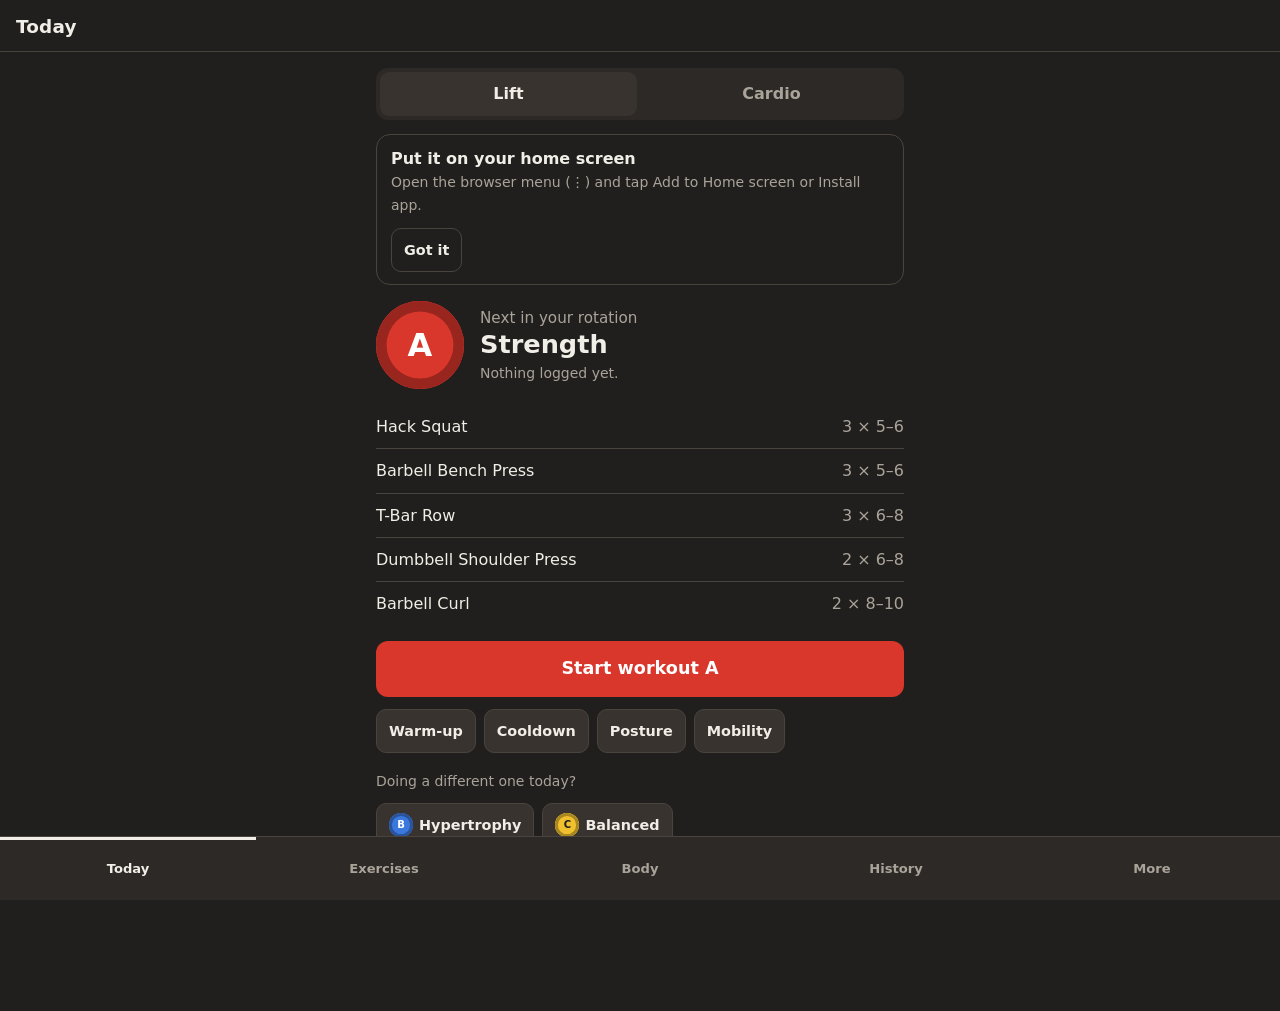
<file: index.html>
<!doctype html>
<html lang="en">
<head>
  <meta charset="utf-8">
  <meta name="viewport" content="width=device-width, initial-scale=1, viewport-fit=cover">
  <meta name="theme-color" content="#211f1d">
  <meta name="apple-mobile-web-app-capable" content="yes">
  <meta name="mobile-web-app-capable" content="yes">
  <meta name="apple-mobile-web-app-status-bar-style" content="black-translucent">
  <meta name="apple-mobile-web-app-title" content="Gym Log">
  <title>Gym Log</title>
  <link rel="manifest" href="manifest.webmanifest">
  <link rel="icon" type="image/png" href="icons/icon-192.png">
  <link rel="apple-touch-icon" href="icons/apple-touch-icon.png">
  <link rel="stylesheet" href="styles.css">
</head>
<body>
  <header class="topbar">
    <h1 id="title">Gym Log</h1>
  </header>

  <main id="view" tabindex="-1"></main>

  <div id="timer" class="timer" hidden aria-live="polite"></div>
  <div id="toast" class="toast" hidden role="status"></div>
  <dialog id="sheet" class="sheet" aria-label="Details"><div id="sheet-body"></div></dialog>

  <nav class="tabs" aria-label="Sections">
    <button type="button" data-tab="today">Today</button>
    <button type="button" data-tab="exercises">Exercises</button>
    <button type="button" data-tab="body">Body</button>
    <button type="button" data-tab="history">History</button>
    <button type="button" data-tab="more">More</button>
  </nav>

  <script src="data/exercises.js"></script>
  <script src="data/routines.js"></script>
  <script src="data/foods.js"></script>
  <script src="cardio.js"></script>
  <script src="app.js"></script>
</body>
</html>
</file>
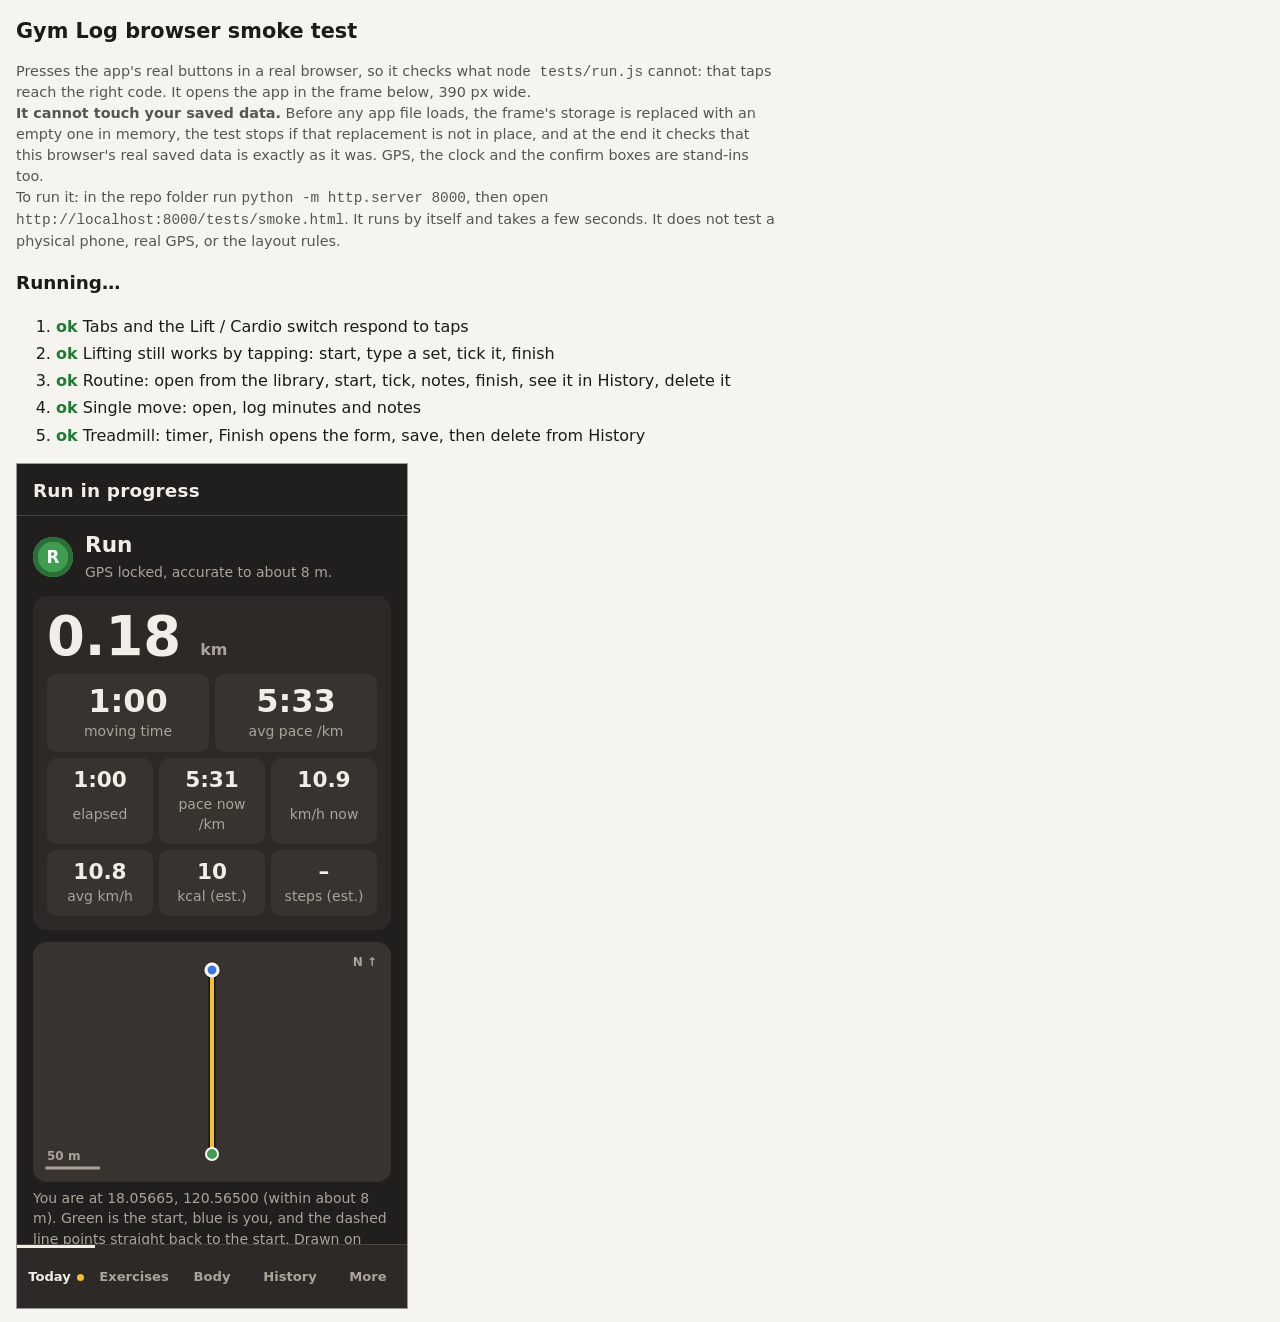
<file: tests/smoke.html>
<!DOCTYPE html>
<html lang="en">
<head>
<meta charset="utf-8">
<meta name="viewport" content="width=device-width, initial-scale=1">
<title>Gym Log browser smoke test</title>
<style>
  body { font: 16px/1.45 system-ui, sans-serif; margin: 16px; max-width: 760px; color: #1c1b19; background: #f6f4ef; }
  h1 { font-size: 1.3rem; margin: 0 0 8px; }
  li { margin: 4px 0; }
  .ok { color: #1f7a33; font-weight: 700; }
  .fail { color: #b3261e; font-weight: 700; }
  pre { white-space: pre-wrap; margin: 2px 0 8px; color: #b3261e; }
  #result { font-size: 1.15rem; font-weight: 700; }
  iframe { width: 390px; height: 844px; border: 1px solid #999; display: block; margin-top: 12px; }
  .note { color: #555; font-size: .9rem; }
</style>
</head>
<body>
<h1>Gym Log browser smoke test</h1>
<p class="note">
  Presses the app's real buttons in a real browser, so it checks what <code>node tests/run.js</code> cannot:
  that taps reach the right code. It opens the app in the frame below, 390 px wide.<br>
  <strong>It cannot touch your saved data.</strong> Before any app file loads, the frame's storage is replaced
  with an empty one in memory, the test stops if that replacement is not in place, and at the end it checks that
  this browser's real saved data is exactly as it was. GPS, the clock and the confirm boxes are stand-ins too.<br>
  To run it: in the repo folder run <code>python -m http.server 8000</code>, then open
  <code>http://localhost:8000/tests/smoke.html</code>. It runs by itself and takes a few seconds.
  It does not test a physical phone, real GPS, or the layout rules.
</p>
<p id="result">Running…</p>
<ol id="log"></ol>
<div id="stage"></div>

<script>
'use strict';
const ROOT = new URL('../', location.href).href;
const SCRIPTS = ['data/exercises.js', 'data/routines.js', 'data/foods.js', 'cardio.js', 'app.js'];
const KEY = 'gymlog.v1';

/* Runs inside the app's frame before any app file. Everything the app could use to reach
   the outside world, or this browser's real storage, is replaced here. */
const SETUP = `(() => {
  class FakeStorage {
    constructor() { this.map = new Map(); this.failPrefix = null; }
    get length() { return this.map.size; }
    key(i) { return [...this.map.keys()][i] ?? null; }
    getItem(k) { return this.map.has(k) ? this.map.get(k) : null; }
    setItem(k, v) { if (this.failPrefix !== null && String(k).startsWith(this.failPrefix)) throw new Error('QuotaExceededError'); this.map.set(String(k), String(v)); }
    removeItem(k) { this.map.delete(k); }
  }
  const local = new FakeStorage();
  const session = new FakeStorage();
  Object.defineProperty(window, 'localStorage', { value: local, configurable: true });
  Object.defineProperty(window, 'sessionStorage', { value: session, configurable: true });

  const RealDate = Date;
  const clock = { ahead: 0 };            // the test moves time forward by adding to this
  window.Date = class extends RealDate {
    constructor(...a) { if (a.length) super(...a); else super(RealDate.now() + clock.ahead); }
    static now() { return RealDate.now() + clock.ahead; }
  };

  const geo = { watching: false, starts: 0, ok: null };
  Object.defineProperty(navigator, 'geolocation', { configurable: true, value: {
    watchPosition(ok) { geo.watching = true; geo.starts += 1; geo.ok = ok; return geo.starts; },
    clearWatch() { geo.watching = false; },
  } });
  Object.defineProperty(navigator, 'wakeLock', { configurable: true, value: {
    request: () => Promise.resolve({ addEventListener() {}, release() {} }),
  } });

  const t = { local, session, clock, geo, confirms: [], answer: true };
  window.confirm = (m) => { t.confirms.push(String(m)); return t.answer; };
  window.prompt = () => null;
  window.alert = () => {};
  window.__t = t;
})();`;

/* ---------- sample data (version 2: what is on the phone before this branch) ---------- */
const V2 = {
  version: 2, settings: { unit: 'kg', restSeconds: 90, restSound: false, keepAwake: true, calorieTarget: 2400, proteinTarget: 100 },
  program: [
    { id: 'w1', name: 'Legs', exercises: [{ id: 'e1', name: 'Hack Squat', sets: 2, reps: '5-6' }] },
    { id: 'w2', name: 'Push', exercises: [{ id: 'e2', name: 'Bench Press', sets: 2, reps: '6-8' }] },
  ],
  sessions: [{ id: 's1', workoutId: 'w2', label: 'B', name: 'Push', startedAt: '2026-11-10T08:00:00.000Z', finishedAt: '2026-11-10T09:00:00.000Z',
    entries: [{ key: 'bench press', name: 'Bench Press', targetSets: 2, targetReps: '6-8', sets: [{ w: 60, r: 6 }] }] }],
  active: null, bodyweights: [{ id: 'b1', date: '2026-11-14', w: 50 }], foods: [], foodLog: [],
  lastBackupAt: null, installTipDismissed: true,
};

let SHELL = '';
const stage = document.getElementById('stage');
const wait = (ms) => new Promise((r) => setTimeout(r, ms));
const check = (cond, msg) => { if (!cond) throw new Error(msg); };

/* Open the app in a fresh frame with the given saved data. Returns handles for pressing its buttons. */
async function openApp(stored, opts = {}) {
  stage.innerHTML = '';
  const frame = document.createElement('iframe');
  frame.title = 'Gym Log under test';
  await new Promise((r) => { frame.addEventListener('load', r, { once: true }); stage.appendChild(frame); });
  const win = frame.contentWindow;
  const doc = frame.contentDocument;
  win.eval(SETUP);
  const t = win.__t;
  // The safety check: no app file is loaded unless the frame is using the fake storage.
  if (win.localStorage !== t.local || win.sessionStorage !== t.session) throw new Error('Fake storage is not in place. Stopped before any app code ran.');
  if (stored) t.local.map.set(KEY, typeof stored === 'string' ? stored : JSON.stringify(stored));
  if (opts.noRoomForCopies) t.local.failPrefix = `${KEY}.`;
  doc.head.innerHTML = `<meta name="viewport" content="width=device-width, initial-scale=1"><base href="${ROOT}"><link rel="stylesheet" href="styles.css">`;
  doc.body.innerHTML = SHELL;
  for (const src of SCRIPTS) {
    await new Promise((resolve, reject) => {
      const s = doc.createElement('script');
      s.src = src;
      s.onload = resolve;
      s.onerror = () => reject(new Error(`Could not load ${src}`));
      doc.body.appendChild(s);
    });
  }
  let lat = 18.055;
  const app = {
    win, doc, t,
    all: (sel) => [...doc.querySelectorAll(sel)],
    has: (sel) => !!doc.querySelector(sel),
    // A real click on a real element. The app hears it through its own document-level listener.
    click(sel, nth = 0) {
      const el = doc.querySelectorAll(sel)[nth];
      check(el, `Nothing to tap for ${sel}`);
      check(!el.disabled, `${sel} is disabled`);
      el.click();
    },
    type(sel, value) {
      const el = doc.querySelector(sel);
      check(el, `No box for ${sel}`);
      el.value = value;
      el.dispatchEvent(new win.Event('input', { bubbles: true }));
      el.dispatchEvent(new win.Event('change', { bubbles: true }));
    },
    screen: () => doc.getElementById('view').textContent.replace(/\s+/g, ' '),
    sheetText: () => doc.getElementById('sheet-body').textContent.replace(/\s+/g, ' '),
    sheetOpen: () => doc.getElementById('sheet').open,
    title: () => doc.getElementById('title').textContent,
    saved: () => JSON.parse(t.local.getItem(KEY)),
    rawSaved: () => t.local.getItem(KEY),
    forward(ms) { t.clock.ahead += ms; },
    // One GPS fix `north` metres further on, `secs` later.
    fix(north = 3, secs = 1) {
      lat += north / 111195;
      t.clock.ahead += secs * 1000;
      if (t.geo.watching) t.geo.ok({ coords: { latitude: lat, longitude: 120.565, accuracy: 8 } });
    },
    visibility(state) {
      Object.defineProperty(doc, 'visibilityState', { value: state, configurable: true });
      doc.dispatchEvent(new win.Event('visibilitychange'));
    },
  };
  return app;
}

/* ---------- the scenarios ---------- */
const scenarios = [];
const scenario = (name, fn) => scenarios.push([name, fn]);

scenario('Tabs and the Lift / Cardio switch respond to taps', async () => {
  const a = await openApp(V2);
  check(a.title() === 'Today', `title is ${a.title()}`);
  a.click('.tabs button[data-tab="history"]');
  check(a.title() === 'History', 'History tab');
  check(a.all('.seg button').length === 4, 'History has four views');
  a.click('[data-action="history-mode"][data-mode="cardio"]');
  check(a.screen().includes('No cardio yet'), 'empty cardio history');
  a.click('.tabs button[data-tab="today"]');
  a.click('[data-action="today-mode"][data-mode="cardio"]');
  check(a.title() === 'Cardio', 'Cardio screen');
  check(a.t.geo.starts === 0, 'location was not asked for just by opening Cardio');
});

scenario('Lifting still works by tapping: start, type a set, tick it, finish', async () => {
  const a = await openApp(V2);
  a.click('[data-action="start"]');
  check(a.title() === 'Workout in progress', 'workout started');
  a.type('input[data-field="w"]', '62.5');
  a.type('input[data-field="r"]', '6');
  a.click('[data-action="tick"]');
  a.click('[data-action="finish"]');
  const s = a.saved().sessions;
  check(s.length === 2, `sessions saved: ${s.length}`);
  check(JSON.stringify(s[1].entries[0].sets) === JSON.stringify([{ w: 62.5, r: 6 }]), `set saved as ${JSON.stringify(s[1].entries[0].sets)}`);
  check(JSON.stringify(s[0]) === JSON.stringify(V2.sessions[0]), 'the old workout is unchanged');
  check(a.saved().version === 4, 'saved as version 4');
});

scenario('Routine: open from the library, start, tick, notes, finish, see it in History, delete it', async () => {
  const a = await openApp(V2);
  a.click('.tabs button[data-tab="exercises"]');
  a.click('[data-action="lib-mode"][data-mode="prep"]');
  a.click('[data-action="prep-type"][data-v="Posture"]');
  check(a.all('#view [data-action="move-open"]').length === 8, 'Posture filter shows 8 moves');
  a.click('[data-action="routine-open"][data-id="posture"]');
  check(a.sheetOpen() && a.sheetText().includes('Posture routine'), 'routine sheet opened');
  check(!a.has('.step .tick'), 'no ticks before Start');
  a.click('[data-action="routine-start"]');
  a.click('.step .tick', 0);
  a.click('.step .tick', 2);
  a.click('.step summary', 1);                       // open a how-to: must not disturb the ticks
  check(a.all('.step .tick[aria-pressed="true"]').length === 2, 'two ticks stay pressed');
  a.type('#rt-notes', 'neck stiff');
  a.t.answer = false;
  a.click('[data-action="sheet-close"]');            // closing a started routine asks first
  check(a.sheetOpen() && a.t.confirms.some((m) => m.includes('Stop this routine')), 'asked before closing');
  a.t.answer = true;
  a.forward(240000);
  a.click('[data-action="routine-finish"]');
  check(!a.sheetOpen(), 'sheet closed after saving');
  const log = a.saved().moveLog;
  check(log.length === 1 && log[0].done.length === 2 && log[0].notes === 'neck stiff' && log[0].secs >= 240, `saved entry: ${JSON.stringify(log)}`);
  a.click('.tabs button[data-tab="history"]');
  a.click('[data-action="history-mode"][data-mode="mobility"]');
  check(a.screen().includes('Posture routine') && a.screen().includes('2 of 8 moves'), 'shown in History');
  a.click('details.card summary');
  a.click('[data-action="movelog-delete"]');
  check(a.saved().moveLog.length === 0 && a.saved().sessions.length === 1, 'deleted, workouts untouched');
});

scenario('Single move: open, log minutes and notes', async () => {
  const a = await openApp(V2);
  a.click('.tabs button[data-tab="exercises"]');
  a.click('[data-action="lib-mode"][data-mode="prep"]');
  a.click('[data-action="prep-zone"][data-v="Wrists"]');
  a.click('#view [data-action="move-open"]');
  check(a.sheetText().includes('Step by step') && a.sheetText().includes('Avoid'), 'move sheet shows how and what to avoid');
  a.type('#mv-mins', 'abc');
  a.click('[data-action="move-log"]');
  check(a.saved().moveLog === undefined || a.saved().moveLog.length === 0, 'bad minutes are refused');
  a.type('#mv-mins', '2.5');
  a.type('#mv-notes', 'right wrist');
  a.click('[data-action="move-log"]');
  const e = a.saved().moveLog[0];
  check(e.secs === 150 && e.total === 1 && e.notes === 'right wrist', `saved ${JSON.stringify(e)}`);
});

scenario('Treadmill: timer, Finish opens the form, save, then delete from History', async () => {
  const a = await openApp(V2);
  a.click('[data-action="today-mode"][data-mode="cardio"]');
  a.click('[data-action="run-where"][data-mode="timer"]');
  a.click('[data-action="run-start-timer"]');
  check(a.title() === 'Run in progress', 'timer started');
  check(a.t.geo.starts === 0, 'a treadmill timer does not ask for location');
  a.forward(600000);
  a.click('[data-action="run-pause"]');
  check(a.has('[data-action="run-resume"]'), 'Pause turned into Resume');
  a.click('[data-action="run-resume"]');
  a.click('[data-action="run-finish"]');
  check(a.sheetOpen() && a.doc.getElementById('cd-min').value === '10', 'form opened with the timer\'s minutes');
  a.click('[data-action="cardio-save"]');
  check(a.saved().runs.length === 0 && a.sheetOpen(), 'refused without a distance');
  a.type('#cd-km', '2');
  a.type('#cd-incline', '1');
  a.click('[data-action="cardio-save"]');
  const x = a.saved().runs[0];
  check(x && x.dist === 2000 && x.secs === 600 && x.treadmill === true && x.incline === 1 && x.kcal > 0, `saved ${JSON.stringify(x)}`);
  check(a.saved().activeRun === null && !a.sheetOpen(), 'timer cleared');
  check(a.screen().includes('2.00') && a.screen().includes('kcal (est.)'), 'shown with calories marked est.');
  a.click('.tabs button[data-tab="history"]');
  a.click('[data-action="history-mode"][data-mode="cardio"]');
  a.click('details[data-run] summary');
  a.click('[data-action="run-delete"]');
  check(a.saved().runs.length === 0 && a.saved().sessions.length === 1, 'run deleted, workouts untouched');
});

scenario('Outdoor run: Start asks for location, fixes add distance, Pause stops GPS, Resume restarts it', async () => {
  const a = await openApp(V2);
  a.click('[data-action="today-mode"][data-mode="cardio"]');
  a.click('[data-action="run-start-gps"]');
  check(a.t.geo.starts === 1 && a.t.geo.watching, 'location asked for on Start');
  for (let i = 0; i < 61; i++) a.fix();
  const d = a.win.eval('db.activeRun.dist');
  check(d > 170 && d < 186, `distance after 60 s at 3 m/s: ${d}`);
  await wait(1100);                                  // let the once-a-second screen update run
  check(a.doc.querySelector('[data-rs="dist"]').textContent === '0.18', `screen shows ${a.doc.querySelector('[data-rs="dist"]').textContent} km`);
  check(a.has('#run-map polyline.route'), 'route is drawn');
  check(!a.doc.querySelector('#view image') && !a.doc.querySelector('#view img'), 'no map tiles or images');
  a.click('[data-action="run-pause"]');
  check(!a.t.geo.watching, 'GPS is off while paused');
  check(a.saved().activeRun.paused === true, 'pause is saved');
  a.click('[data-action="run-resume"]');
  check(a.t.geo.watching && a.t.geo.starts === 2, 'GPS back on after Resume');
  a.fix(60, 20);                                     // moved while paused: must not be added
  check(Math.abs(a.win.eval('db.activeRun.dist') - d) < 0.01, 'nothing added across the pause');
  for (let i = 0; i < 10; i++) a.fix();
  a.click('[data-action="run-lock"]');
  check(a.has('.run-lock') && !a.has('[data-action="run-finish"]'), 'touch lock covers the buttons');
  const hold = a.doc.querySelector('[data-hold="unlock"]');
  hold.dispatchEvent(new a.win.PointerEvent('pointerdown', { bubbles: true }));
  await wait(300);
  hold.dispatchEvent(new a.win.PointerEvent('pointerup', { bubbles: true }));
  await wait(900);
  check(a.has('.run-lock'), 'a short press does not unlock');
  a.doc.querySelector('[data-hold="unlock"]').dispatchEvent(new a.win.PointerEvent('pointerdown', { bubbles: true }));
  await wait(1200);
  check(!a.has('.run-lock'), 'holding for a second unlocks');
  a.click('[data-action="run-finish"]');
  const x = a.saved().runs[0];
  check(x && !x.treadmill && x.route.length === 2 && x.dist > 195 && x.dist < 216, `saved ${JSON.stringify({ ...x, route: x && x.route.length })}`);
  check(!a.t.geo.watching, 'GPS off after Finish');
  a.click('.tabs button[data-tab="history"]');
  a.click('[data-action="history-mode"][data-mode="cardio"]');
  a.click('details[data-run] summary');
  await wait(50);
  check(a.all('details[data-run] svg.map polyline.route').length === 2, 'saved route drawn in History');
  a.click('[data-action="route-delete"]');
  check(a.saved().runs[0].route.length === 0 && a.saved().runs[0].dist === x.dist, 'route deleted, numbers kept');
});

scenario('Outdoor run: leaving the app pauses it until Resume is tapped', async () => {
  const a = await openApp(V2);
  a.click('[data-action="today-mode"][data-mode="cardio"]');
  a.click('[data-action="run-start-gps"]');
  for (let i = 0; i < 30; i++) a.fix();
  a.visibility('hidden');
  check(a.saved().activeRun.paused && a.saved().activeRun.recovered && !a.t.geo.watching, 'paused, saved, GPS off');
  a.forward(120000);
  a.visibility('visible');
  check(!a.t.geo.watching && a.screen().includes('Tracking stopped when this app left the screen'), 'still paused, and the screen says why');
  a.click('[data-action="run-resume"]');
  check(a.t.geo.watching, 'tracking again after Resume');
  a.click('[data-action="run-discard"]');
  check(a.saved().activeRun === null && a.saved().runs.length === 0, 'discarded');
});

scenario('Recovery: damaged data with no room for a copy pauses saving; the notice buttons work', async () => {
  const damaged = JSON.parse(JSON.stringify(V2));
  damaged.sessions.push({ id: 'broken' });           // one unreadable record
  const raw = JSON.stringify(damaged);
  const a = await openApp(raw, { noRoomForCopies: true });
  check(a.screen().includes('Saving is paused') || a.has('[data-action="recovery-download"]'), 'recovery notice is shown');
  check(a.has('[data-action="recovery-download"]') && a.has('[data-action="recovery-keep"]'), 'download and keep buttons are there');
  a.click('[data-action="start"]');                  // nothing may be written while saving is paused
  check(a.rawSaved() === raw, 'saved data untouched by Start');
  a.click('[data-action="today-mode"][data-mode="cardio"]');
  a.click('[data-action="run-start-gps"]');
  check(a.rawSaved() === raw && a.t.geo.starts === 0, 'a run cannot start, and location is not asked for');
  a.click('[data-action="today-mode"][data-mode="lift"]');
  a.t.answer = true;
  a.click('[data-action="recovery-keep"]');          // the owner chooses to continue with what loaded
  check(!a.has('[data-action="recovery-keep"]'), 'notice gone');
  const s = a.saved();
  check(s.version === 4 && s.sessions.length === 1 && JSON.stringify(s.sessions[0]) === JSON.stringify(V2.sessions[0]), 'the readable workout is kept');
  check(s.bodyweights.length === 1, 'weigh-in kept');
});

/* ---------- run ---------- */
(async () => {
  const log = document.getElementById('log');
  const before = { data: localStorage.getItem(KEY), keys: Object.keys(localStorage).sort().join('|'), session: Object.keys(sessionStorage).sort().join('|') };
  const results = [];
  try {
    const html = await (await fetch(`${ROOT}index.html`)).text();
    const parsed = new DOMParser().parseFromString(html, 'text/html');
    parsed.querySelectorAll('script').forEach((s) => s.remove());
    SHELL = parsed.body.innerHTML;
  } catch (e) {
    document.getElementById('result').innerHTML = '<span class="fail">Could not load index.html. Open this page through a local web server, not as a file.</span>';
    window.__smoke = { done: true, failed: 1, results: [{ name: 'load index.html', ok: false, error: String(e) }] };
    return;
  }
  scenario('This browser\'s real saved data is exactly as it was', async () => {
    check(localStorage.getItem(KEY) === before.data, 'the real gymlog.v1 changed');
    check(Object.keys(localStorage).sort().join('|') === before.keys, 'real localStorage keys changed');
    check(Object.keys(sessionStorage).sort().join('|') === before.session, 'real sessionStorage keys changed');
  });
  for (const [name, fn] of scenarios) {
    const li = document.createElement('li');
    try {
      await fn();
      li.innerHTML = '<span class="ok">ok</span> ';
      li.append(name);
      results.push({ name, ok: true });
    } catch (e) {
      li.innerHTML = '<span class="fail">FAIL</span> ';
      li.append(name);
      const pre = document.createElement('pre');
      pre.textContent = String(e && e.message);
      li.append(pre);
      results.push({ name, ok: false, error: String(e && e.message) });
    }
    log.appendChild(li);
  }
  const failed = results.filter((r) => !r.ok).length;
  document.getElementById('result').innerHTML = failed
    ? `<span class="fail">${failed} of ${results.length} failed</span>`
    : `<span class="ok">All ${results.length} passed</span>`;
  document.title = failed ? `FAIL ${failed}/${results.length}` : `PASS ${results.length}/${results.length}`;
  window.__smoke = { done: true, failed, results };
})();
</script>
</body>
</html>
</file>
<file: styles.css>
/* Gym Log styles.
   Palette comes from the gym itself: rubber floor, chalk, and the
   standard bumper-plate colours (25 kg red, 20 kg blue, 15 kg yellow, 10 kg green).
   Each workout in the rotation wears one plate colour. */

:root {
  color-scheme: dark;
  --floor: #211f1d;      /* page background: rubber floor */
  --mat: #2c2926;        /* cards */
  --mat-2: #38332f;      /* inputs, raised things */
  --line: #4a443e;       /* borders */
  --chalk: #f1eee7;      /* main text, completed-set fill */
  --dust: #aaa39a;       /* secondary text */
  --plate-red: #d9362c;
  --plate-blue: #3a78de;
  --plate-yellow: #f0c02e;
  --plate-green: #3f9d51;
  --danger: #ff6b5e;
  --radius-card: 14px;
  --radius-input: 9px;
  --tabs-h: 64px;
  --safe-b: env(safe-area-inset-bottom, 0px);
  --safe-t: env(safe-area-inset-top, 0px);
}

* { box-sizing: border-box; }
[hidden] { display: none !important; }

html { -webkit-text-size-adjust: 100%; }

body {
  margin: 0;
  background: var(--floor);
  color: var(--chalk);
  font: 16px/1.45 system-ui, -apple-system, "Segoe UI", Roboto, sans-serif;
  padding-bottom: calc(var(--tabs-h) + var(--safe-b) + 84px);
  -webkit-tap-highlight-color: transparent;
}

button, input, select, textarea { font: inherit; color: inherit; }
button { cursor: pointer; }
input[type="checkbox"] { accent-color: var(--chalk); }
:focus-visible { outline: 3px solid var(--plate-yellow); outline-offset: 2px; }

.num, input[inputmode] { font-variant-numeric: tabular-nums; }

/* ---------- top bar & tabs ---------- */
.topbar {
  position: sticky; top: 0; z-index: 5;
  padding: calc(var(--safe-t) + 14px) 16px 10px;
  background: var(--floor);
  border-bottom: 1px solid var(--line);
}
.topbar h1 { margin: 0; font-size: 1.15rem; font-weight: 700; letter-spacing: .01em; }

main { padding: 16px; max-width: 560px; margin: 0 auto; outline: none; }

.tabs {
  position: fixed; left: 0; right: 0; bottom: 0; z-index: 10;
  display: grid; grid-template-columns: repeat(5, 1fr);
  height: calc(var(--tabs-h) + var(--safe-b));
  padding-bottom: var(--safe-b);
  background: var(--mat);
  border-top: 1px solid var(--line);
}
.tabs button {
  background: none; border: 0; color: var(--dust);
  font-size: .82rem; font-weight: 600; padding: 0 2px;
}
.tabs button[aria-current="page"] { color: var(--chalk); box-shadow: inset 0 3px 0 var(--chalk); }
/* A dot on Today while a workout is in progress */
.tabs button.live::after {
  content: ""; display: inline-block; width: 7px; height: 7px; margin-left: 6px;
  border-radius: 50%; background: var(--plate-yellow); vertical-align: middle;
}

.sr-only {
  position: absolute; width: 1px; height: 1px; padding: 0; margin: -1px;
  overflow: hidden; clip: rect(0 0 0 0); white-space: nowrap; border: 0;
}

/* ---------- generic pieces ---------- */
h2 { font-size: 1.35rem; margin: 0 0 4px; line-height: 1.2; }
h3 { font-size: 1.05rem; margin: 0; line-height: 1.3; }
p { margin: 0 0 12px; }
.muted { color: var(--dust); }
.small { font-size: .875rem; }
.stack > * + * { margin-top: 12px; }
.row { display: flex; align-items: center; gap: 8px; }
.row.between { justify-content: space-between; }
.grow { flex: 1; min-width: 0; }

.card {
  background: var(--mat);
  border-radius: var(--radius-card);
  padding: 14px;
}

.btn {
  display: inline-flex; align-items: center; justify-content: center; gap: 6px;
  min-height: 48px; padding: 0 18px;
  border-radius: 12px; border: 1px solid var(--line);
  background: var(--mat-2); color: var(--chalk);
  font-weight: 650; text-decoration: none;
}
.btn.block { width: 100%; }
.btn.primary { background: var(--chalk); color: var(--floor); border-color: var(--chalk); }
.btn.plate { background: var(--plate, var(--chalk)); color: var(--plate-ink, var(--floor)); border-color: transparent; font-size: 1.1rem; min-height: 56px; }
.btn.ghost { background: transparent; }
.btn.danger { color: var(--danger); border-color: color-mix(in srgb, var(--danger) 45%, transparent); background: transparent; }
.btn.small { min-height: 44px; padding: 0 12px; font-size: .9rem; border-radius: 10px; }
.icon-btn {
  width: 44px; height: 44px; flex: none;
  display: inline-grid; place-items: center;
  background: transparent; border: 1px solid var(--line); border-radius: 10px;
  color: var(--dust); font-size: 1rem; line-height: 1;
}
.icon-btn:disabled { opacity: .35; }

input[type="text"], input[type="number"], input[type="date"], input:not([type]), select, textarea {
  width: 100%; min-height: 44px; padding: 8px 10px;
  background: var(--mat-2); border: 1px solid var(--line); border-radius: var(--radius-input);
  font-size: 16px; /* 16px stops iOS zooming into inputs */
}
input::placeholder { color: color-mix(in srgb, var(--dust) 70%, transparent); }
label.field { display: block; }
label.field > span { display: block; font-size: .875rem; color: var(--dust); margin-bottom: 4px; }

/* plate disc: the workout's letter on its plate colour */
.disc {
  --size: 40px;
  width: var(--size); height: var(--size); flex: none;
  border-radius: 50%;
  display: inline-grid; place-items: center;
  background: var(--plate);
  color: var(--plate-ink, var(--floor));
  font-weight: 800; font-size: calc(var(--size) * .42);
  box-shadow: inset 0 0 0 calc(var(--size) * .12) color-mix(in srgb, var(--plate) 70%, black),
              inset 0 0 0 calc(var(--size) * .3) var(--plate);
}
.disc.big { --size: 88px; }

/* ---------- Today ---------- */
.next {
  display: grid; grid-template-columns: auto 1fr; gap: 16px; align-items: center;
  margin-bottom: 16px;
}
.next .label { color: var(--dust); font-size: .95rem; margin: 0; }
.next h2 { font-size: 1.6rem; }
.preview { list-style: none; padding: 0; margin: 0 0 16px; }
.preview li {
  display: flex; justify-content: space-between; gap: 12px;
  padding: 10px 0; border-bottom: 1px solid var(--line);
}
.preview li:last-child { border-bottom: 0; }
.switch { display: flex; gap: 8px; flex-wrap: wrap; margin-top: 12px; }
.notice {
  border: 1px solid var(--line); border-radius: var(--radius-card);
  padding: 12px 14px; margin-bottom: 16px;
}
.notice.warn { border-color: color-mix(in srgb, var(--plate-yellow) 55%, transparent); }

/* ---------- Workout logging ---------- */
.wo-head { display: flex; align-items: center; gap: 12px; margin-bottom: 14px; }
.ex { padding: 14px 14px 10px; }
.ex + .ex { margin-top: 12px; }
.ex-top { display: flex; justify-content: space-between; align-items: baseline; gap: 12px; }
.target { color: var(--dust); font-size: .9rem; white-space: nowrap; }

.last { display: flex; flex-wrap: wrap; align-items: center; gap: 6px; margin: 8px 0 4px; }
.last .when { color: var(--dust); font-size: .85rem; margin-right: 2px; }
.chip {
  font-variant-numeric: tabular-nums; font-weight: 700; font-size: .95rem;
  padding: 3px 9px; border-radius: 999px;
  background: var(--mat-2); border: 1px solid var(--line);
}
.hint {
  margin: 8px 0 2px; padding-left: 10px;
  border-left: 4px solid var(--plate);
  font-size: .9rem; font-weight: 650;
}

.sets { width: 100%; border-collapse: separate; border-spacing: 0 6px; margin-top: 6px; }
.sets th { font-size: .8rem; font-weight: 600; color: var(--dust); text-align: left; padding: 0 4px; }
.sets td { padding: 0 3px; }
.sets td:first-child { width: 34px; text-align: center; color: var(--dust); font-weight: 700; }
.sets td.tick-cell { width: 54px; }
.sets input { text-align: center; font-weight: 700; font-size: 18px; min-height: 48px; }
/* Suggested numbers are a faint hint, clearly not yet logged. */
.sets input::placeholder { font-weight: 400; color: color-mix(in srgb, var(--dust) 55%, transparent); }
.sets th.c { text-align: center; }
.tick {
  width: 50px; height: 48px;
  border-radius: 10px; border: 2px solid var(--line);
  background: transparent; color: var(--dust);
  font-size: 1.3rem; font-weight: 800; line-height: 1;
}
/* A finished set is chalked: white row, dark numbers. */
tr.done input { background: var(--chalk); color: var(--floor); border-color: var(--chalk); }
tr.done td:first-child { color: var(--chalk); }
tr.done .tick { background: var(--chalk); border-color: var(--chalk); color: var(--floor); }
@media (prefers-reduced-motion: no-preference) {
  tr.done input, tr.done .tick { transition: background-color .18s ease, color .18s ease; }
}
.ex-actions { display: flex; gap: 8px; margin-top: 4px; }

.finish-bar { margin-top: 18px; display: grid; gap: 10px; }

/* ---------- Rest timer ---------- */
.timer {
  position: fixed; left: 12px; right: 12px; z-index: 9;
  bottom: calc(var(--tabs-h) + var(--safe-b) + 10px);
  max-width: 536px; margin: 0 auto;
  display: flex; align-items: center; gap: 10px;
  padding: 10px 10px 10px 16px;
  background: var(--chalk); color: var(--floor);
  border-radius: 14px;
  box-shadow: 0 8px 24px rgba(0, 0, 0, .45);
}
.timer .t { font-size: 1.9rem; font-weight: 800; font-variant-numeric: tabular-nums; min-width: 4.2ch; }
.timer .what { flex: 1; font-size: .9rem; font-weight: 600; }
.timer button {
  min-height: 44px; padding: 0 12px; border-radius: 10px;
  border: 1px solid rgba(0, 0, 0, .2); background: transparent; color: var(--floor); font-weight: 700;
}
.timer.over { background: var(--plate-yellow); }

/* ---------- History ---------- */
.seg { display: grid; grid-auto-flow: column; grid-auto-columns: 1fr; gap: 6px; padding: 4px; background: var(--mat); border-radius: 12px; margin-bottom: 14px; }
.seg button { min-height: 44px; border: 0; border-radius: 9px; background: transparent; color: var(--dust); font-weight: 650; }
.seg button[aria-pressed="true"] { background: var(--mat-2); color: var(--chalk); }

details.card > summary { list-style: none; cursor: pointer; min-height: 44px; }
details.card > summary::-webkit-details-marker { display: none; }
details.card[open] > summary { margin-bottom: 10px; }
.sess-lines { list-style: none; padding: 0; margin: 0 0 10px; }
.sess-lines li { padding: 6px 0; border-top: 1px solid var(--line); }
.sess-lines .sets-line { font-variant-numeric: tabular-nums; font-weight: 650; }

/* ---------- Program editor ---------- */
/* Name on its own line; sets x reps below; the buttons sit beside them when there's room
   and wrap to their own right-aligned line when there isn't (no sideways overflow at 390 px). */
.prog-ex {
  display: flex; flex-wrap: wrap; align-items: center; gap: 6px;
  padding: 10px 0; border-top: 1px solid var(--line);
}
.prog-ex .name { flex: 1 1 100%; }
.prog-ex .x { color: var(--dust); padding: 0 2px; }
.prog-ex .tools { display: flex; gap: 6px; margin-left: auto; }
.prog-ex input { min-height: 44px; }
.prog-ex input.n { flex: none; width: 56px; text-align: center; padding: 8px 4px; }
.prog-ex input.n[data-prog="ereps"] { width: 80px; }

/* ---------- toast ---------- */
.toast {
  position: fixed; left: 50%; transform: translateX(-50%); z-index: 40; /* above the run touch lock, so a failed save is still seen */
  top: calc(var(--safe-t) + 12px);
  max-width: calc(100% - 32px);
  background: var(--chalk); color: var(--floor);
  padding: 10px 16px; border-radius: 12px; font-weight: 650;
  box-shadow: 0 8px 24px rgba(0, 0, 0, .45);
}

.empty { text-align: center; padding: 32px 8px; color: var(--dust); }
.empty strong { color: var(--chalk); display: block; margin-bottom: 4px; }

hr { border: 0; border-top: 1px solid var(--line); margin: 18px 0; }

/* ================= v2: library, body, food, sheets ================= */

/* Workout clock in the workout header */
.clock {
  flex: none; padding: 6px 10px; border-radius: 10px;
  background: var(--mat-2); border: 1px solid var(--line);
  font-size: 1.15rem; font-weight: 800;
}

/* Exercise name that opens its how-to sheet */
.title-btn {
  min-height: 44px; display: inline-flex; align-items: center; gap: 6px;
  background: none; border: 0; padding: 0; text-align: left;
  font-size: 1.05rem; font-weight: 700; line-height: 1.3; color: var(--chalk);
}
.title-btn .info { color: var(--dust); font-weight: 400; font-size: .95rem; }

/* Search and filter */
input.search {
  width: 100%; min-height: 48px; padding: 10px 14px; margin-bottom: 10px;
  background: var(--mat-2); border: 1px solid var(--line); border-radius: 12px; font-size: 16px;
  -webkit-appearance: none; appearance: none;
}
.chips {
  display: flex; gap: 6px; overflow-x: auto; padding: 2px 0 8px; margin-bottom: 4px;
  scrollbar-width: none;
}
.chips::-webkit-scrollbar { display: none; }
.chip-btn {
  flex: none; min-height: 44px; padding: 0 14px; border-radius: 999px;
  border: 1px solid var(--line); background: transparent; color: var(--dust); font-weight: 650;
}
.chip-btn[aria-pressed="true"] { background: var(--chalk); color: var(--floor); border-color: var(--chalk); }

/* Lists of tappable rows */
.list-item {
  display: flex; align-items: center; gap: 10px; width: 100%;
  min-height: 56px; padding: 10px 2px; text-align: left;
  background: none; border: 0; border-bottom: 1px solid var(--line); color: var(--chalk);
}
.list-item:last-child { border-bottom: 0; }
.li-title { display: block; font-weight: 650; }
.list-item .muted, .row-item .muted { display: block; }
.chev { color: var(--dust); font-size: 1.4rem; line-height: 1; }
.tag {
  display: inline-block; margin-left: 4px; padding: 0 6px; border-radius: 6px;
  font-size: .75rem; font-weight: 700; background: var(--mat-2); color: var(--dust); vertical-align: 1px;
}
.pad-y { padding: 12px 0; margin: 0; }
h3.sub { font-size: .95rem; color: var(--dust); font-weight: 650; margin: 0 0 6px; }

.row-item {
  display: flex; align-items: center; gap: 10px;
  padding: 10px 0; border-bottom: 1px solid var(--line);
}
.row-item:last-child { border-bottom: 0; }
.right { text-align: right; }

/* Form cue list */
.cues { margin: 0; padding-left: 20px; }
.cues li + li { margin-top: 6px; }

/* Two inputs side by side */
.two-col { display: grid; grid-template-columns: 1fr 1fr; gap: 10px; }
label.row.check { gap: 10px; }
label.row.check input { width: 22px; min-height: 22px; }

/* Body weight */
.big { font-size: 2rem; font-weight: 800; line-height: 1.1; }
.unit { font-size: 1rem; font-weight: 600; color: var(--dust); }
.chart-card { margin: 0; }
.chart { width: 100%; height: auto; display: block; }
.chart .grid { stroke: var(--line); stroke-width: 1; }
.chart .ax { fill: var(--dust); font-size: 10px; font-family: inherit; }
.chart .dot { fill: var(--dust); }
.chart .avg { fill: none; stroke: var(--plate-yellow); stroke-width: 2.5; stroke-linejoin: round; stroke-linecap: round; }
.chart-card figcaption { margin-top: 6px; }

/* Food */
.daynav {
  display: grid; grid-template-columns: 44px 1fr 44px; align-items: center;
  text-align: center; margin-bottom: 12px;
}
.daynav .icon-btn { width: 44px; height: 44px; font-size: 1.4rem; }
.tot-row { display: flex; justify-content: space-between; align-items: baseline; gap: 12px; }
.bar { height: 8px; margin-top: 6px; background: var(--mat-2); border-radius: 999px; overflow: hidden; }
.bar > span { display: block; height: 100%; background: var(--chalk); border-radius: 999px; }
.bar.over > span { background: var(--plate-yellow); }

.stepper { display: grid; grid-template-columns: 64px 1fr 64px; gap: 10px; align-items: center; }
.stepper .btn { min-height: 56px; font-size: 1.6rem; padding: 0; }
.qty { text-align: center; }
.qty .muted { display: block; }
.macros { display: grid; grid-template-columns: repeat(4, 1fr); gap: 6px; }
.macro {
  display: grid; justify-items: center; gap: 2px; padding: 10px 4px;
  background: var(--mat-2); border-radius: 10px; text-align: center;
}
.macro .big { font-size: 1.3rem; }

/* Bottom sheet */
dialog.sheet {
  width: 100%; max-width: 560px; max-height: 88vh;
  margin: auto auto 0; padding: 0;
  border: 0; border-radius: 18px 18px 0 0;
  background: var(--mat); color: var(--chalk);
  overflow-y: auto; overscroll-behavior: contain;
}
dialog.sheet::backdrop { background: rgba(0, 0, 0, .6); }
.sheet-head {
  position: sticky; top: 0; z-index: 1;
  display: flex; align-items: flex-start; gap: 12px;
  padding: 16px; background: var(--mat); border-bottom: 1px solid var(--line);
}
.sheet-head h2 { font-size: 1.2rem; margin: 0; }
.sheet-in { padding: 14px 16px calc(20px + var(--safe-b)); }
@media (prefers-reduced-motion: no-preference) {
  dialog.sheet[open] { animation: sheet-up .2s ease-out; }
  @keyframes sheet-up { from { transform: translateY(24px); opacity: .6; } to { transform: none; opacity: 1; } }
}
.row.wrap { flex-wrap: wrap; }

/* ================= Routines: warm-up, mobility, posture, cooldown ================= */
textarea { display: block; resize: vertical; line-height: 1.4; }
/* One step of a routine: tick (or its number before Start), then the name and how-to */
.step { display: flex; align-items: flex-start; gap: 12px; padding: 10px 0; border-bottom: 1px solid var(--line); }
.step:last-of-type { border-bottom: 0; }
.step .tick { flex: none; }
.step .tick[aria-pressed="true"] { background: var(--chalk); border-color: var(--chalk); color: var(--floor); }
.step-n {
  flex: none; width: 50px; height: 48px; display: grid; place-items: center;
  border: 1px solid var(--line); border-radius: 10px; color: var(--dust); font-weight: 700;
}
.step summary { list-style: none; cursor: pointer; min-height: 44px; }
.step summary::-webkit-details-marker { display: none; }
.step summary .muted { display: block; }
.step details[open] summary { margin-bottom: 8px; }
ol.cues { padding-left: 22px; }

/* ================= Cardio ================= */
.huge { font-size: 3.4rem; font-weight: 800; line-height: 1; }
.stats { display: grid; grid-template-columns: repeat(3, 1fr); gap: 6px; }
.stats.two { grid-template-columns: 1fr 1fr; }
.stat {
  display: grid; justify-items: center; gap: 2px; padding: 10px 4px;
  background: var(--mat-2); border-radius: 10px; text-align: center;
}
.stat .big { font-size: 1.35rem; font-weight: 750; }
.stat.lead .big { font-size: 2rem; }
/* Four History views fit one row at 390 px with slightly smaller labels */
.seg:has(> :nth-child(4)) button { font-size: .9rem; padding: 0 2px; }

/* Route: drawn from the GPS points on a plain background. There is no map service. */
.map-card { margin: 0; }
.map { width: 100%; height: auto; display: block; background: var(--mat-2); border-radius: var(--radius-card); }
.map .route-edge { fill: none; stroke: #14120f; stroke-width: 7; stroke-linejoin: round; stroke-linecap: round; }
.map .route { fill: none; stroke: var(--plate-yellow); stroke-width: 4; stroke-linejoin: round; stroke-linecap: round; }
.map .pin-start { fill: var(--plate-green); stroke: #fff; stroke-width: 2; }
.map .pin-end { fill: var(--plate-red); stroke: #fff; stroke-width: 2; }
.map .pin-here { fill: var(--plate-blue); stroke: #fff; stroke-width: 3; }
.map .home-line { fill: none; stroke: var(--dust); stroke-width: 2; stroke-dasharray: 5 6; }
.map .scale-bar { fill: none; stroke: var(--dust); stroke-width: 3; stroke-linecap: square; }
.map .map-text { fill: var(--dust); font-size: 12px; font-weight: 650; }
.map-card figcaption { margin-top: 6px; }

/* Touch lock during a run: covers everything, including the tab bar */
.run-lock {
  position: fixed; inset: 0; z-index: 30;
  display: flex; flex-direction: column; align-items: center; justify-content: center; gap: 22px;
  padding: calc(var(--safe-t) + 24px) 24px calc(var(--safe-b) + 24px);
  background: var(--floor); touch-action: none;
}
.run-lock .btn { min-height: 64px; user-select: none; -webkit-user-select: none; -webkit-touch-callout: none; }
</file>
